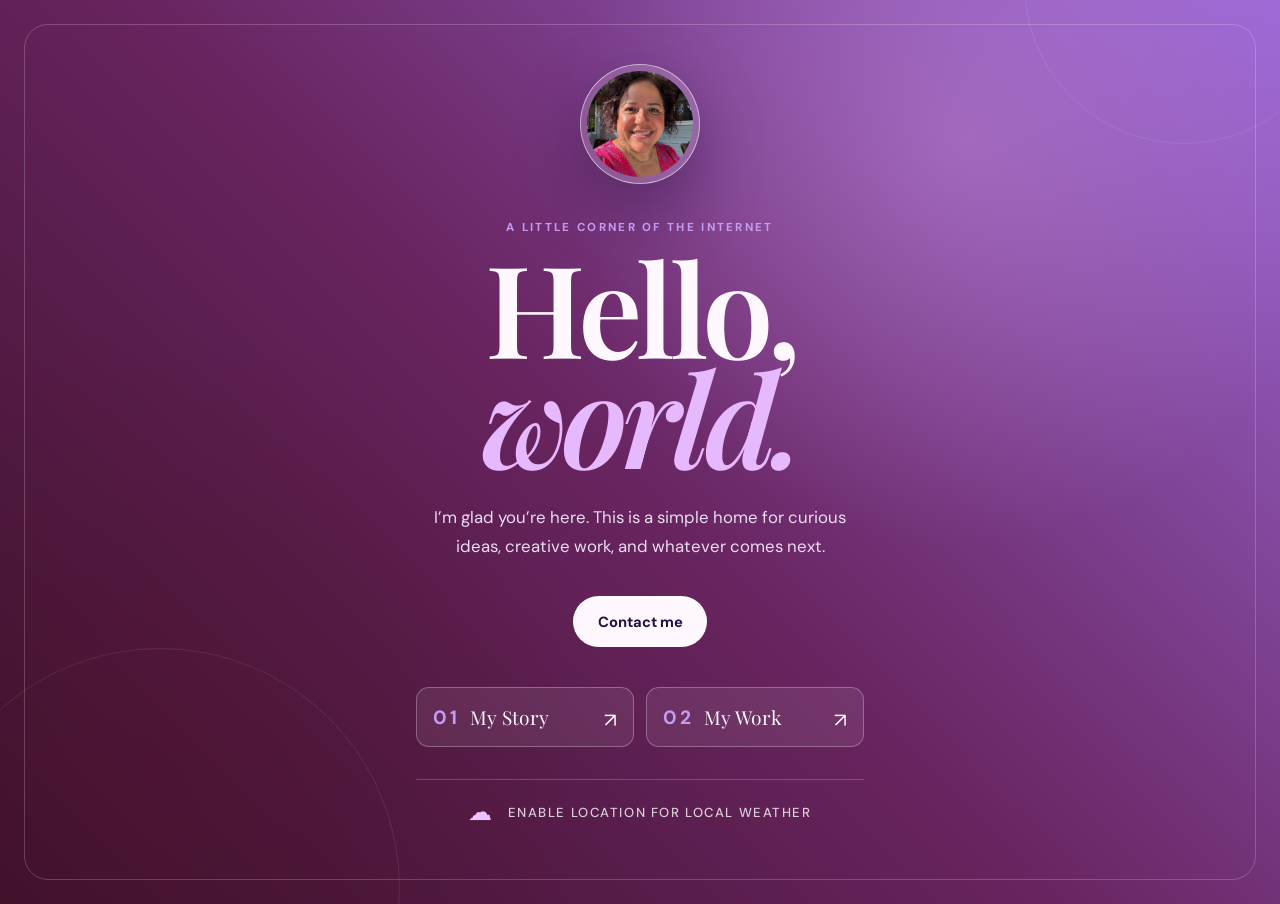
<file: index.html>
<!doctype html>
<html lang="en">
  <head>
    <meta charset="UTF-8" />
    <meta name="viewport" content="width=device-width, initial-scale=1.0" />
    <title>Hello World | Home</title>
    <link rel="preconnect" href="https://fonts.googleapis.com" />
    <link rel="preconnect" href="https://fonts.gstatic.com" crossorigin />
    <link
      href="https://fonts.googleapis.com/css2?family=DM+Sans:wght@400;500;700&family=Playfair+Display:wght@600;700&display=swap"
      rel="stylesheet"
    />
    <link rel="stylesheet" href="style.css" />
    <script src="app.js" defer></script>
  </head>
  <body>
    <main class="hero">
      <div class="glow glow-one" aria-hidden="true"></div>
      <div class="glow glow-two" aria-hidden="true"></div>

      <section class="intro" aria-labelledby="welcome-heading">
        <div class="portrait-wrap">
          <img
            class="portrait"
            src="IMG_9023.jpg"
            alt="Portrait"
          />
        </div>

        <p class="eyebrow">A little corner of the internet</p>
        <h1 id="welcome-heading">
          <span class="hello-line">Hello,</span>
          <br />
          <em class="world-line">world.</em>
        </h1>
        <p class="welcome-copy">
          I’m glad you’re here. This is a simple home for curious ideas,
          creative work, and whatever comes next.
        </p>
        <a
          class="contact-button"
          href="mailto:monae@slalom.com"
          aria-label="Email monae@slalom.com"
          title="Email monae@slalom.com"
        >
          Contact me
        </a>

        <nav class="page-links" aria-label="Explore">
          <a class="page-link" href="story.html">
            <span class="page-link-label">01</span>
            <span class="page-link-title">My Story</span>
            <span class="page-link-arrow" aria-hidden="true">&#8599;</span>
          </a>
          <a class="page-link" href="work.html">
            <span class="page-link-label">02</span>
            <span class="page-link-title">My Work</span>
            <span class="page-link-arrow" aria-hidden="true">&#8599;</span>
          </a>
        </nav>

        <div class="weather-panel" aria-label="Local weather" role="status">
          <span class="weather-icon" data-weather-icon aria-hidden="true">&#9728;</span>
          <span class="weather-details" data-weather-details>Checking local weather...</span>
        </div>
      </section>

    </main>
  </body>
</html>
</file>
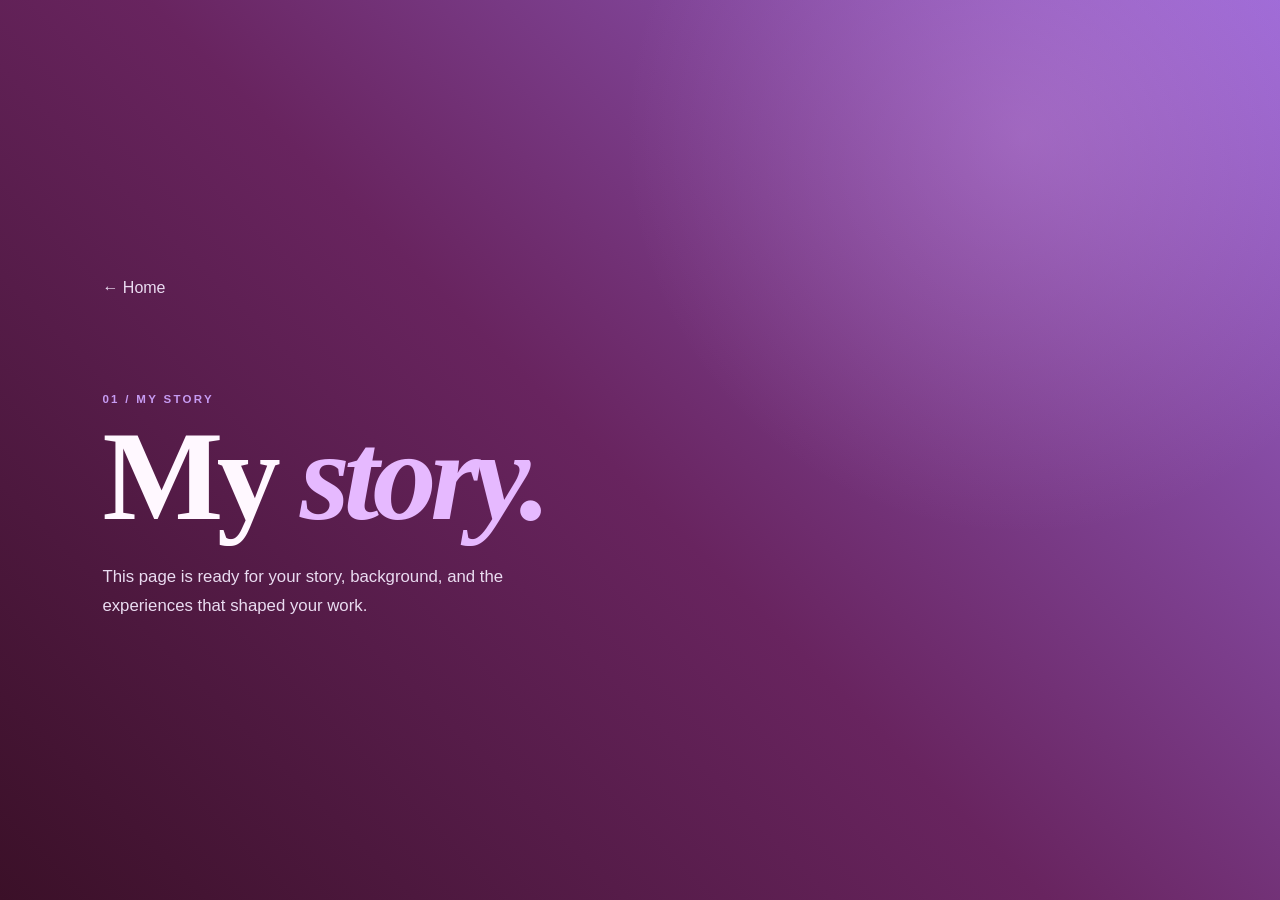
<file: story.html>
<!doctype html>
<html lang="en">
  <head>
    <meta charset="UTF-8" />
    <meta name="viewport" content="width=device-width, initial-scale=1.0" />
    <title>My Story</title>
    <link rel="stylesheet" href="style.css" />
  </head>
  <body>
    <main class="subpage">
      <a class="back-link" href="index.html">&#8592; Home</a>
      <p class="eyebrow">01 / My Story</p>
      <h1>My <em>story.</em></h1>
      <p class="subpage-copy">This page is ready for your story, background, and the experiences that shaped your work.</p>
    </main>
  </body>
</html>
</file>
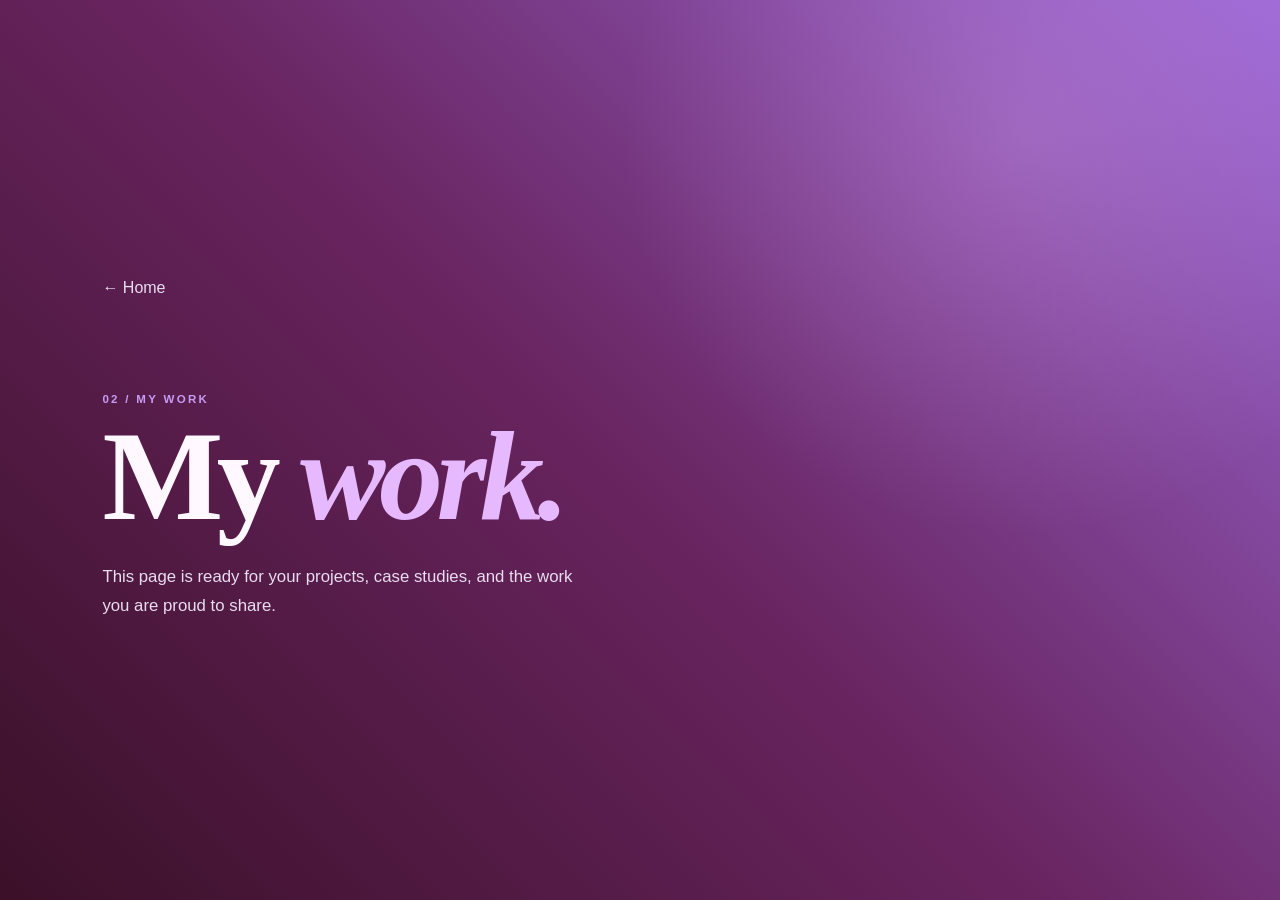
<file: work.html>
<!doctype html>
<html lang="en">
  <head>
    <meta charset="UTF-8" />
    <meta name="viewport" content="width=device-width, initial-scale=1.0" />
    <title>My Work</title>
    <link rel="stylesheet" href="style.css" />
  </head>
  <body>
    <main class="subpage">
      <a class="back-link" href="index.html">&#8592; Home</a>
      <p class="eyebrow">02 / My Work</p>
      <h1>My <em>work.</em></h1>
      <p class="subpage-copy">This page is ready for your projects, case studies, and the work you are proud to share.</p>
    </main>
  </body>
</html>
</file>
<file: style.css>
:root {
  --ink: #fff8ff;
  --muted: #eadcf1;
  --violet: #8f62da;
  --deep-violet: #24103f;
  --lilac: #c69bf2;
}

* {
  box-sizing: border-box;
}

body {
  margin: 0;
  min-width: 320px;
  color: var(--ink);
  background:
    radial-gradient(circle at 75% 16%, rgba(235, 180, 255, 0.28), transparent 25rem),
    radial-gradient(circle at 12% 85%, rgba(83, 18, 47, 0.42), transparent 28rem),
    linear-gradient(45deg, #3b1028 0%, #68245f 48%, #9b67d5 100%);
  font-family: "DM Sans", sans-serif;
}

.hero {
  position: relative;
  display: grid;
  min-height: 100vh;
  overflow: hidden;
  isolation: isolate;
  place-items: center;
  padding: 4rem 1.5rem 5rem;
  background:

}

.hero::before {
  position: absolute;
  inset: 1.5rem;
  border: 1px solid rgba(255, 255, 255, 0.2);
  border-radius: 1.5rem;
  content: "";
  pointer-events: none;
}

.intro {
  position: relative;
  z-index: 1;
  width: min(100%, 42rem);
  text-align: center;
  animation: rise-in 900ms ease-out both;
}

.portrait-wrap {
  width: 7.5rem;
  height: 7.5rem;
  margin: 0 auto 2.25rem;
  padding: 0.35rem;
  border: 1px solid rgba(255, 255, 255, 0.5);
  border-radius: 50%;
  background: rgba(255, 255, 255, 0.16);
  box-shadow: 0 1.5rem 4rem rgba(23, 5, 46, 0.35);
}

.portrait {
  display: block;
  width: 100%;
  height: 100%;
  border-radius: 50%;
  object-fit: cover;
}

.eyebrow {
  margin: 0 0 1rem;
  color: var(--lilac);
  font-size: 0.72rem;
  font-weight: 700;
  letter-spacing: 0.2em;
  text-transform: uppercase;
}

h1 {
  margin: 0;
  font-family: "Playfair Display", Georgia, serif;
  font-size: clamp(4.5rem, 13vw, 8rem);
  font-weight: 600;
  letter-spacing: -0.05em;
  line-height: 0.86;
}

h1 em {
  color: #e6b9ff;
  font-style: italic;
}

.hello-line,
.world-line {
  display: inline-block;
  animation-duration: 1.2s;
  animation-fill-mode: both;
  animation-timing-function: cubic-bezier(0.22, 1, 0.36, 1);
}

.hello-line {
  animation-name: slide-in-left;
}

.world-line {
  animation-name: slide-in-right;
  animation-delay: 180ms;
}

.welcome-copy {
  width: min(100%, 28rem);
  margin: 2rem auto 2.25rem;
  color: var(--muted);
  font-size: 1.05rem;
  line-height: 1.7;
}

.contact-button {
  display: inline-block;
  padding: 0.9rem 1.45rem;
  border: 1px solid rgba(255, 255, 255, 0.7);
  border-radius: 999px;
  color: var(--deep-violet);
  background: var(--ink);
  cursor: pointer;
  font: inherit;
  font-size: 0.92rem;
  font-weight: 700;
  text-decoration: none;
  transition: transform 180ms ease, background 180ms ease, color 180ms ease;
}

.contact-button:hover,
.contact-button:focus-visible {
  color: var(--ink);
  background: transparent;
  outline: none;
  transform: translateY(-3px);
}

.page-links {
  display: grid;
  grid-template-columns: repeat(2, minmax(0, 1fr));
  gap: 0.8rem;
  width: min(100%, 28rem);
  margin: 2.5rem auto 0;
  text-align: left;
}

.page-link {
  display: flex;
  align-items: center;
  gap: 0.65rem;
  padding: 1rem;
  border: 1px solid rgba(255, 255, 255, 0.28);
  border-radius: 0.8rem;
  color: var(--ink);
  background: rgba(255, 255, 255, 0.08);
  text-decoration: none;
  transition: background 180ms ease, border-color 180ms ease, transform 180ms ease;
}

.page-link:hover,
.page-link:focus-visible {
  border-color: rgba(255, 255, 255, 0.7);
  background: rgba(255, 255, 255, 0.18);
  outline: none;
  transform: translateY(-3px);
}

.page-link-label {
  color: var(--lilac);
  font-size: 1.2rem;
  font-weight: 700;
  letter-spacing: 0.14em;
}

.page-link-title {
  flex: 1;
  font-family: "Playfair Display", Georgia, serif;
  font-size: 1.2rem;
}

.page-link-arrow {
  align-self: end;
  font-size: 1.25rem;
  line-height: 1;
}

.weather-panel {
  display: flex;
  width: min(100%, 28rem);
  align-items: center;
  justify-content: center;
  gap: 0.85rem;
  margin: 2rem auto 0;
  padding-top: 1.25rem;
  border-top: 1px solid rgba(255, 255, 255, 0.2);
  color: rgba(255, 255, 255, 0.78);
  font-size: 0.82rem;
  font-weight: 500;
  letter-spacing: 0.12em;
  text-transform: uppercase;
}

.weather-icon {
  color: #edc4ff;
  font-size: 1.5rem;
  line-height: 1;
}

.weather-details {
  text-align: center;
}

.subpage {
  display: flex;
  min-height: 100vh;
  flex-direction: column;
  justify-content: center;
  padding: 3rem max(2rem, 8vw);
  background:
    radial-gradient(circle at 80% 15%, rgba(235, 180, 255, 0.24), transparent 25rem),
    linear-gradient(45deg, #3b1028 0%, #68245f 48%, #9b67d5 100%);
}

.back-link {
  width: fit-content;
  margin-bottom: 6rem;
  color: var(--muted);
  text-decoration: none;
  transition: color 180ms ease;
}

.back-link:hover,
.back-link:focus-visible {
  color: var(--ink);
  outline: none;
}

.subpage h1 {
  max-width: 42rem;
  font-size: clamp(4rem, 12vw, 8rem);
}

.subpage-copy {
  max-width: 30rem;
  margin: 2rem 0 0;
  color: var(--muted);
  font-size: 1.05rem;
  line-height: 1.7;
}

.glow {
  position: absolute;
  z-index: -1;
  width: 20rem;
  height: 20rem;
  border: 1px solid rgba(255, 255, 255, 0.12);
  border-radius: 50%;
  opacity: 0.7;
}

.glow-one {
  top: -11rem;
  right: -4rem;
}

.glow-two {
  bottom: -14rem;
  left: -5rem;
  width: 30rem;
  height: 30rem;
}

@keyframes rise-in {
  from {
    opacity: 0;
    transform: translateY(1.5rem);
  }
  to {
    opacity: 1;
    transform: translateY(0);
  }
}

@keyframes slide-in-left {
  from {
    opacity: 0;
    transform: translateX(-5rem);
  }
  to {
    opacity: 1;
    transform: translateX(0);
  }
}

@keyframes slide-in-right {
  from {
    opacity: 0;
    transform: translateX(5rem);
  }
  to {
    opacity: 1;
    transform: translateX(0);
  }
}

@media (max-width: 520px) {
  .hero {
    padding: 3rem 1.25rem 4.5rem;
  }

  .hero::before {
    inset: 0.75rem;
  }

  .portrait-wrap {
    width: 6.75rem;
    height: 6.75rem;
    margin-bottom: 1.75rem;
  }

  .welcome-copy {
    margin-top: 1.5rem;
    font-size: 0.98rem;
  }

  .weather-panel {
    gap: 0.65rem;
    margin-top: 1.75rem;
    padding-top: 1rem;
    font-size: 0.7rem;
  }

  .page-links {
    grid-template-columns: 1fr;
    margin-top: 2rem;
  }
}

@media (prefers-reduced-motion: reduce) {
  .intro,
  .hello-line,
  .world-line {
    animation: none;
  }
}
</file>
